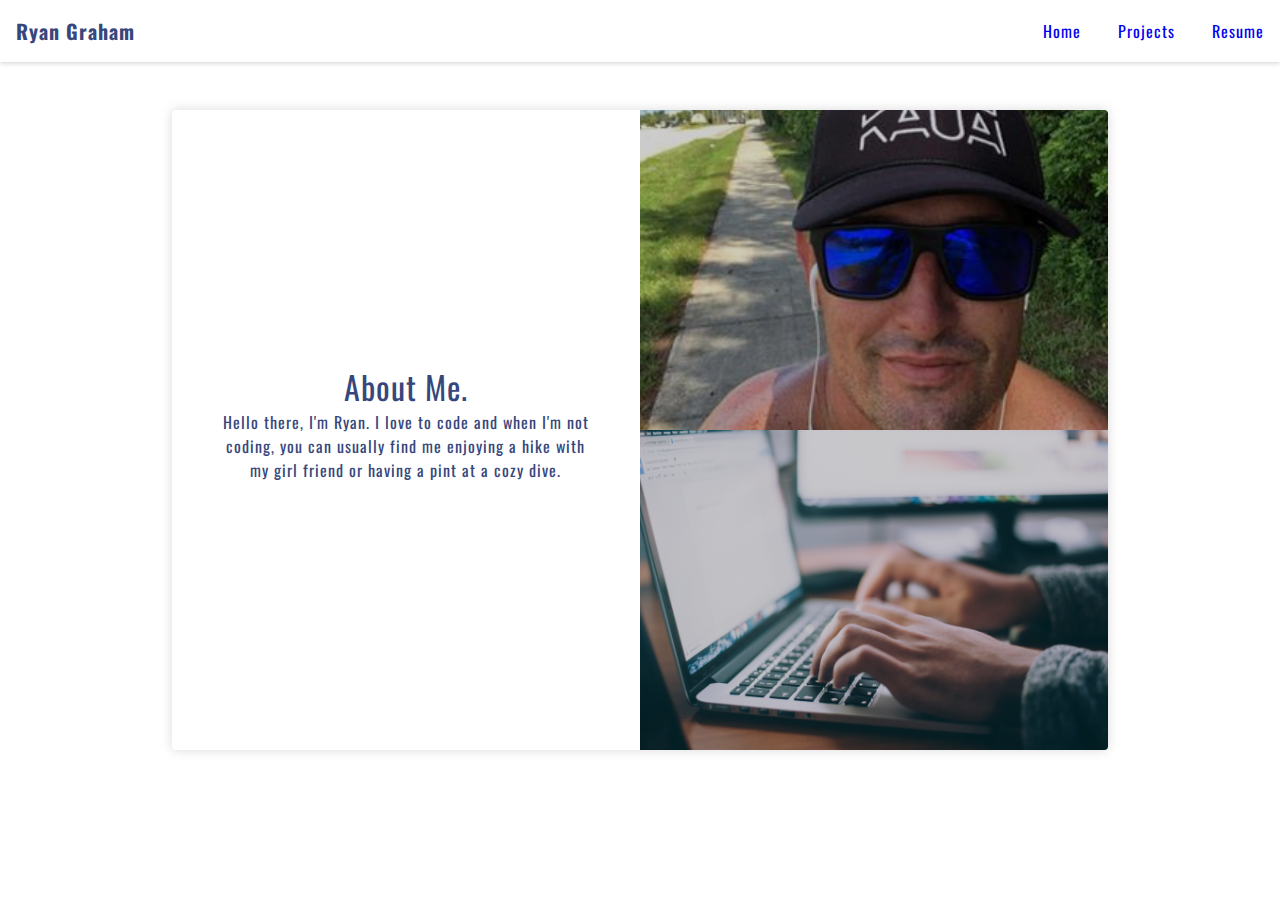
<file: index.html>
<!DOCTYPE html>
<html lang="en">
  <head>
    <meta charset="UTF-8" />
    <meta name="viewport" content="width=device-width, initial-scale=1.0" />
    <meta http-equiv="X-UA-Compatible" content="ie=edge" />
    <link
      href="https://fonts.googleapis.com/css?family=Oswald:300,400,700&display=swap"
      rel="stylesheet"
    />
    <link rel="stylesheet" href="styles.css" />
    <title>Ryan's Portfolio</title>
  </head>
  <body>
    <nav>
      <div class="logo">
        <h4>Ryan Graham</h4>
      </div>
      <div class="menu">
        <ul>
          <li>
            <a href="/">Home</a>
          </li>
          <li>
            <a href="projects.html">Projects</a>
          </li>
          <li>
            <a href="resume.html">Resume</a>
          </li>
        </ul>
      </div>
    </nav>
    <main>
      <div class="header">
        <div class="three-blocks">
          <div class="block block-left">
            <div class="left-block-content">
              <h3>About Me.</h3>
              <p>
                Hello there, I'm Ryan. I love to code and when I'm not coding,
                you can usually find me enjoying a hike with my girl friend or
                having a pint at a cozy dive.
              </p>
            </div>
          </div>
          <div class="stacked-blocks">
            <div class="block block-top">
              <div class="block-content">
                <a href="projects.html">
                  <h3>My Projects.</h3>
                  <p>
                    Lorem ipsum dolor sit amet, consectetur adipisicing elit,
                    sed do eiusmod tempor incididunt ut labore et dolore magna
                    aliqua. Ut enim ad minim veniam, quis nostrud exercitation
                    ullamco laboris nisi ut aliquip ex ea commodo consequat.
                  </p>
                  <p class="price">How Can I Help?</p>
                </a>
              </div>
            </div>
            <div class="block block-bottom">
              <div class="block-content">
                <a href="resume.html">
                  <h3>Check out my Resume.</h3>
                  <p>
                    Lorem ipsum dolor sit amet, consectetur adipisicing elit,
                    sed do eiusmod tempor incididunt ut labore et dolore magna
                    aliqua. Ut enim ad minim veniam, quis nostrud exercitation
                    ullamco laboris nisi ut aliquip ex ea commodo consequat.
                  </p>
                  <p class="price">Start Your Journey with Me.</p>
                </a>
              </div>
            </div>
          </div>
        </div>
      </div>
    </main>
  </body>
</html>
</file>
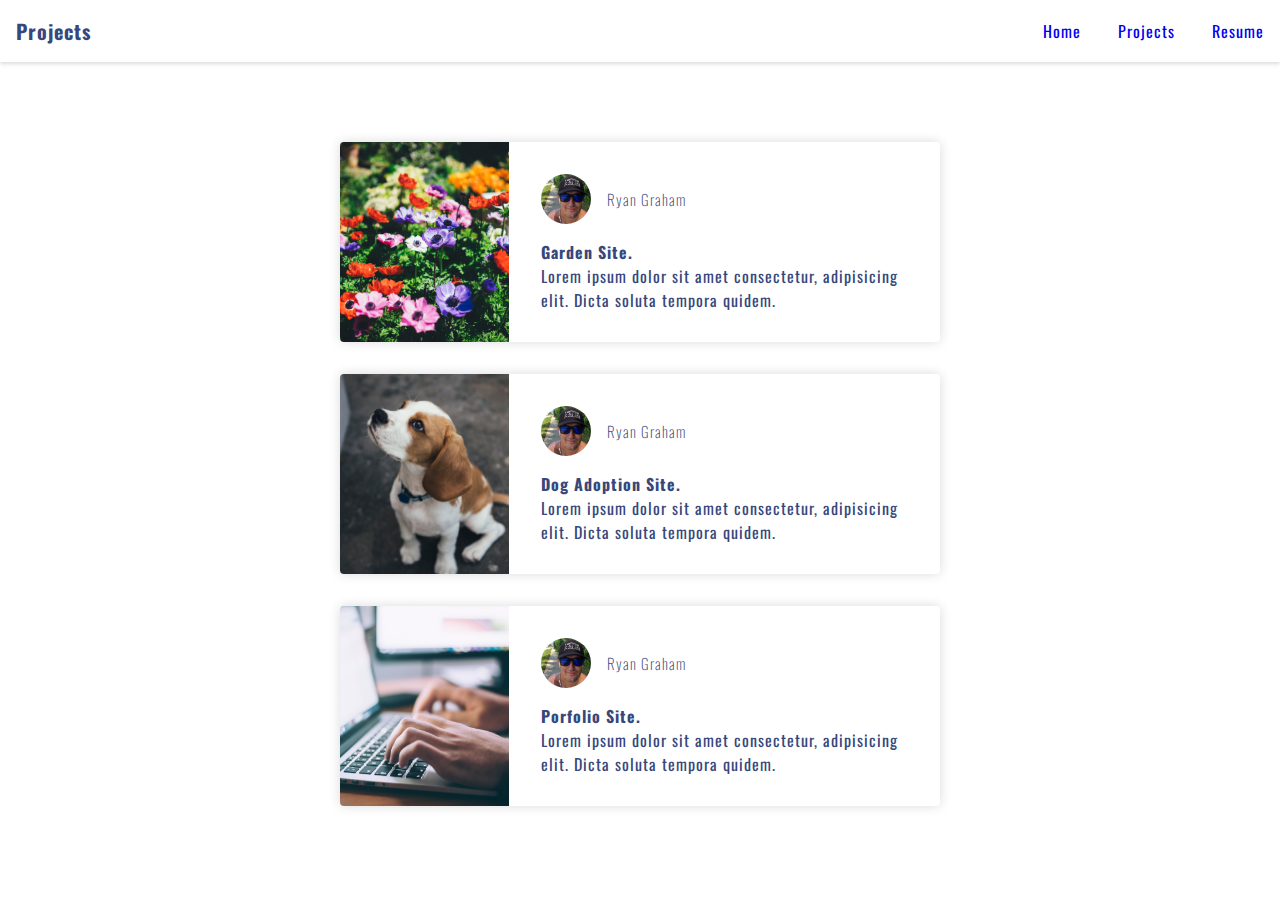
<file: projects.html>
<!DOCTYPE html>
<html lang="en">
  <head>
    <meta charset="UTF-8" />
    <meta name="viewport" content="width=device-width, initial-scale=1.0" />
    <meta http-equiv="X-UA-Compatible" content="ie=edge" />
    <link
      href="https://fonts.googleapis.com/css?family=Oswald:300,400,700&display=swap"
      rel="stylesheet"
    />
    <link rel="stylesheet" href="styles.css" />
    <title>Ryan's Portfolio</title>
  </head>
  <body>
    <nav>
      <div class="logo">
        <h4>Projects</h4>
      </div>
      <div class="menu">
        <ul>
          <li>
            <a href="/">Home</a>
          </li>
          <li>
            <a href="projects.html">Projects</a>
          </li>
          <li>
            <a href="resume.html">Resume</a>
          </li>
        </ul>
      </div>
    </nav>
    <main>
      <div class="container">
        <div class="project-card">
          <div class="project-img top"></div>
          <div class="project-info">
            <div class="project-desc-top">
              <img
                class="writers-face"
                src="face.jpg"
                alt="Image of Ryan's face."
              />
              <p class="author">Ryan Graham</p>
            </div>
            <div class="project-desc-bottom">
              <h4>Garden Site.</h4>
              <p>
                Lorem ipsum dolor sit amet consectetur, adipisicing elit. Dicta
                soluta tempora quidem.
              </p>
            </div>
          </div>
        </div>
        <div class="project-card">
          <div class="project-img mid"></div>
          <div class="project-info">
            <div class="project-desc-top">
              <img
                class="writers-face"
                src="face.jpg"
                alt="Image of Ryan's face."
              />
              <p class="author">Ryan Graham</p>
            </div>
            <div class="project-desc-bottom">
              <h4>Dog Adoption Site.</h4>
              <p>
                Lorem ipsum dolor sit amet consectetur, adipisicing elit. Dicta
                soluta tempora quidem.
              </p>
            </div>
          </div>
        </div>
        <div class="project-card">
          <div class="project-img bottom"></div>
          <div class="project-info">
            <div class="project-desc-top">
              <img
                class="writers-face"
                src="face.jpg"
                alt="Image of Ryan's face."
              />
              <p class="author">Ryan Graham</p>
            </div>
            <div class="project-desc-bottom">
              <h4>Porfolio Site.</h4>
              <p>
                Lorem ipsum dolor sit amet consectetur, adipisicing elit. Dicta
                soluta tempora quidem.
              </p>
            </div>
          </div>
        </div>
      </div>
    </main>
  </body>
</html>
</file>
<file: styles.css>
* {
  box-sizing: border-box;
  margin: 0;
  padding: 0;
  letter-spacing: 1px;
}

body {
  letter-spacing: 1px;
  font-family: "Oswald", sans-serif;
  color: rgba(55, 71, 124);
}

a {
  text-decoration: none;
}

img {
  max-width: 100%;
}

ul {
  list-style: none;
}

nav {
  display: flex;
  justify-content: space-between;
  align-items: center;
  padding: 1rem;
  -webkit-box-shadow: 0 2px 4px 0 rgba(0, 0, 0, 0.14);
  -moz-box-shadow: 0 2px 4px 0 rgba(0, 0, 0, 0.14);
  box-shadow: 0 2px 4px 0 rgba(0, 0, 0, 0.14);
}

.logo h4 {
  font-size: 20px;
}

.menu li {
  display: inline-block;
}

.menu li:not(:last-child) {
  margin-right: 2rem;
}

.header {
  display: flex;
  justify-content: center;
  align-items: center;
  padding: 3rem 1rem;
}

.three-blocks {
  display: flex;
  background: #fff;
  border-radius: 0.25rem;
  overflow: hidden;
  -webkit-box-shadow: 0 0 12px rgba(0, 0, 0, 0.15);
  box-shadow: 0 0 12px rgba(0, 0, 0, 0.15);
  margin-bottom: 1rem;
  max-width: 75%;
}

.block.block-left {
  width: 50%;
  text-align: center;
  padding: 2rem;
  position: relative;
  min-height: 320px;
}

.stacked-blocks {
  text-align: center;
  width: 50%;
}

.block-top {
  transition: all 0.3s;
  height: 20rem;
  cursor: pointer;
  background-image: linear-gradient(rgba(0, 0, 0, 0.2), rgba(0, 0, 0, 0.2)),
    url("face.jpg");
  background-position: center;
  background-repeat: no-repeat;
  background-size: cover;
}

.block-bottom {
  transition: all 0.3s;
  height: 20rem;
  cursor: pointer;
  background-image: linear-gradient(rgba(0, 0, 0, 0.2), rgba(0, 0, 0, 0.2)),
    url("laptop.jpg");
  background-position: center;
  background-repeat: no-repeat;
  background-size: cover;
}

.block-content {
  opacity: 0;
  padding: 2rem;
  text-align: center;
  display: flex;
  justify-content: center;
  align-items: center;
  width: 100%;
  transition: all 0.3s;
  flex-direction: column;
  background: rgba(55, 71, 124);
  height: 100%;
  width: 100%;
}

.block-content:hover {
  opacity: 1;
}

.block-content h3,
.block-content p {
  color: #fff;
}

.block-content h3 {
  font-size: 30px;
  font-weight: 400;
}

.left-block-content {
  position: absolute;
  top: 50%;
  left: 50%;
  transform: translate(-50%, -50%);
  width: 80%;
}

.left-block-content h3 {
  margin-top: 1rem;
  font-size: 2rem;
  font-weight: 400;
}

.left-block-content p {
  margin-bottom: 2rem;
}

.left-block-content a {
  background: #ff5a5f;
  color: #fff;
  cursor: pointer;
  border: solid 1px #ff5a5f;
  padding: 0.5rem 2rem;
  text-decoration: none;
  width: 100%;
  border-radius: 0.25rem;
  font-size: 18px;
}

.price {
  margin-top: 1rem;
}

.icon-cards {
  display: flex;
  justify-content: space-around;
  align-items: center;
  flex-wrap: wrap;
}

/* Proects Page Css */
.container {
  padding: 3rem 1rem;
}
.project-card {
  margin: 2rem auto;
  width: 100%;
  max-width: 600px;
  min-height: 10rem;
  border-radius: 0.25rem;
  -webkit-box-shadow: 0 0 12px rgba(0, 0, 0, 0.15);
  box-shadow: 0 0 12px rgba(0, 0, 0, 0.15);
  border-radius: 0.25rem;
  overflow: hidden;
  transition: all 0.3s ease;
  display: flex;
}

.project-card:hover {
  box-shadow: 0 2.8px 2.2px rgba(0, 0, 0, 0.034),
    0 6.7px 5.3px rgba(0, 0, 0, 0.048), 0 12.5px 10px rgba(0, 0, 0, 0.06),
    0 22.3px 17.9px rgba(0, 0, 0, 0.072), 0 41.8px 33.4px rgba(0, 0, 0, 0.086),
    0 100px 80px rgba(0, 0, 0, 0.12);
}

.project-img {
  height: 200px;
  width: 40%;
  background-image: url("puppy.jpg");
  background-position: center;
  background-size: cover;
  background-repeat: no-repeat;
}

.project-img.top {
  background-image: url("flowers.jpg");
}

.project-img.bottom {
  background-image: url("laptop.jpg");
}

.project-info {
  width: 100%;
  display: flex;
  flex-direction: column;
  padding: 1rem;
}

.project-desc-top {
  padding: 1rem;
  display: flex;
  align-items: flex-start;
  align-items: center;
  width: 100%;
}

.project-desc-bottom {
  padding-left: 1rem;
}

img.writers-face {
  height: 50px;
  border-radius: 50%;
  display: inline-block;
  margin-right: 1rem;
}

.author {
  font-size: 15px;
  font-weight: 200;
}

/* Resume Page Css */
.resume {
  height: 100vh;
  margin: 0 auto;
  max-width: 900px;
  border-radius: 0.25rem;
  -webkit-box-shadow: 0 0 12px rgba(0, 0, 0, 0.15);
  box-shadow: 0 0 12px rgba(0, 0, 0, 0.15);
  padding: 3rem;
  display: flex;
}

.left-side {
  width: 40%;
  height: 100%;
  display: flex;
  flex-direction: column;
  align-items: center;
  justify-content: center;
}

img.resume-img {
  border-radius: 50%;
  height: 200px;
  width: 200px;
  margin-bottom: 2rem;
}

.resume-title {
  text-align: center;
}

.resume-title h2 {
  font-size: 30px;
  font-weight: 500;
}

.resume-title p {
  font-size: 20px;
  font-weight: 200;
}

.credentials {
  margin-top: 1rem;
  width: 80%;
}

.info {
  display: flex;
  align-items: center;
  padding-bottom: 1rem;
  margin-bottom: 1rem;
  border-bottom: solid 1px #abb3ca;
}

.info i,
.job i {
  margin-right: 10px;
  color: #abb3ca;
}

button {
  background: #3253d2;
  color: #fff;
  padding: 1rem 1.5rem;
  font-size: 16px;
  border-radius: 0.25rem;
  margin-top: 1rem;
}

.right-side {
  width: 60%;
  display: flex;
  flex-direction: column;
  justify-content: center;
}

h2.title {
  margin-bottom: 1rem;
  font-weight: 500;
}

.experience:not(:last-child) {
  margin-bottom: 1rem;
}

.job-title {
  display: flex;
  justify-content: space-between;
  align-items: center;
  width: 100%;
  margin-bottom: 1rem;
}

.bubble {
  background: rgba(213, 242, 217);
  padding: 5px;
  border-radius: 0.25rem;
  font-size: 12px;
  text-align: center;
}

.job-desc {
  display: flex;
  justify-content: space-between;
}

.job:not(:last-child) {
  margin-bottom: 2rem;
}

.desc-left,
.desc-right {
  display: flex;
  align-items: center;
}

p.margin-right-sm {
  margin-right: 1rem;
}

/* Media Queries */
@media only screen and (max-width: 767px) {
  .three-blocks {
    flex-direction: column;
    justify-content: center;
    align-items: center;
    max-width: 90%;
  }

  .block.block-left {
    width: 100%;
  }

  .stacked-blocks {
    width: 100%;
  }

  .resume {
    flex-direction: column;
    box-shadow: none;
    padding: 1rem;
  }

  .left-side,
  .right-side {
    width: 100%;
    margin-bottom: 3rem;
  }
}
</file>
